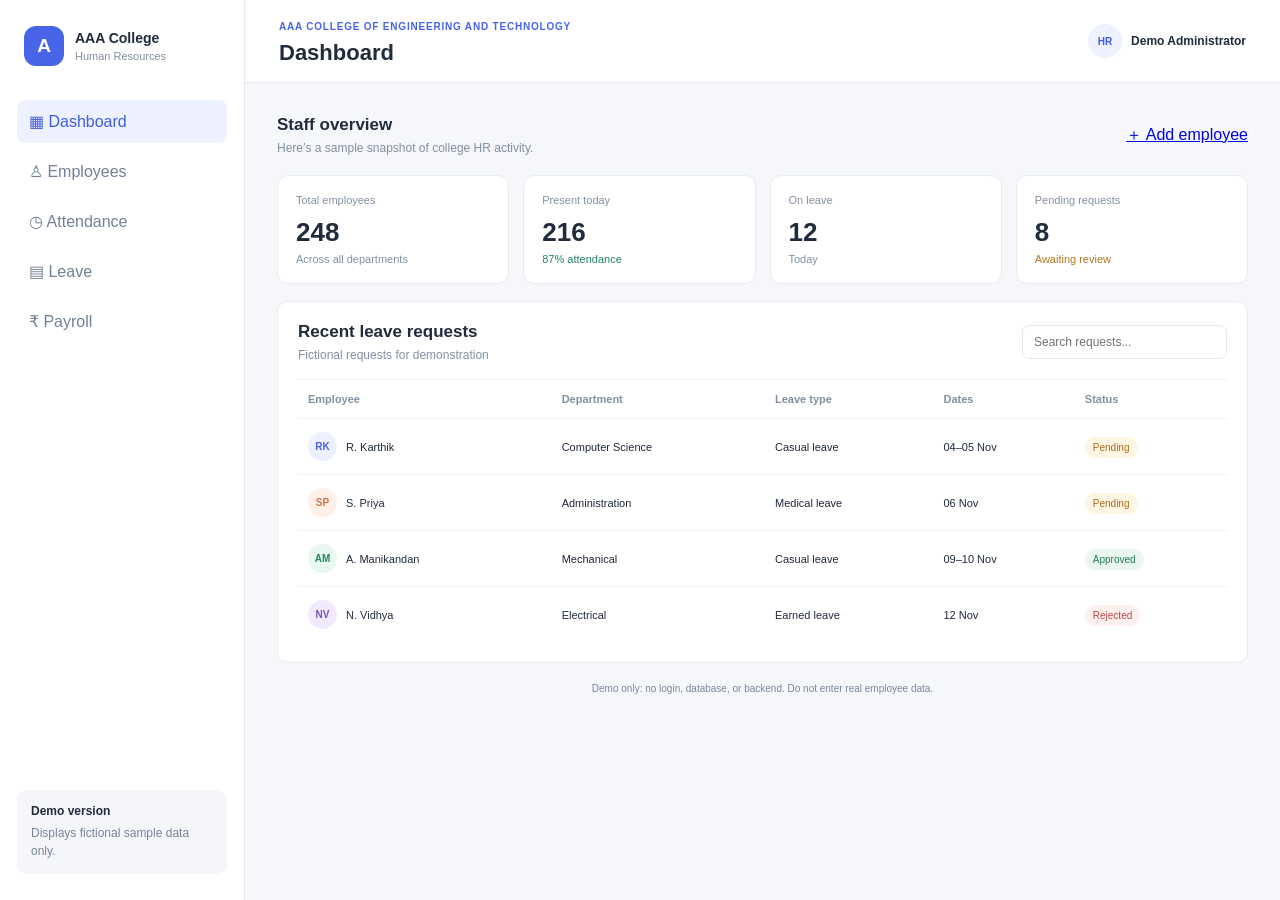
<file: index.html>
<!doctype html>
<html lang="en">
  <head>
    <meta charset="UTF-8" />
    <meta name="viewport" content="width=device-width, initial-scale=1" />
    <title>HR Dashboard | AAA College</title>
    <link rel="stylesheet" href="style.css" />
    <script src="app.js" defer></script>
  </head>
  <body>
    <div class="app">
      <aside class="sidebar">
        <div class="brand">
          <span class="brand-mark">A</span>
          <div>
            <strong>AAA College</strong>
            <small>Human Resources</small>
          </div>
        </div>

        <nav class="navigation">
          <button class="nav-link active" data-page="Dashboard">▦ Dashboard</button>
          <button class="nav-link" data-page="Employees">♙ Employees</button>
          <button class="nav-link" data-page="Attendance">◷ Attendance</button>
          <button class="nav-link" data-page="Leave">▤ Leave</button>
          <button class="nav-link" data-page="Payroll">₹ Payroll</button>
        </nav>

        <div class="sidebar-note">
          <strong>Demo version</strong>
          <p>Displays fictional sample data only.</p>
        </div>
      </aside>

      <main class="main">
        <header class="topbar">
          <div>
            <span class="topbar-label">AAA COLLEGE OF ENGINEERING AND TECHNOLOGY</span>
            <h1 id="page-title">Dashboard</h1>
          </div>
          <div class="user-chip">
            <span class="avatar">HR</span>
            <span class="user-name">Demo Administrator</span>
          </div>
        </header>

        <section class="content">
          <div class="welcome-row">
            <div>
              <h2>Staff overview</h2>
              <p>Here’s a sample snapshot of college HR activity.</p>
            </div>
            <a class="primary-button" href="employee-form.html">＋ Add employee</a>
          </div>

          <section class="stats">
            <article class="stat-card">
              <span class="stat-title">Total employees</span>
              <strong>248</strong>
              <span class="stat-foot">Across all departments</span>
            </article>
            <article class="stat-card">
              <span class="stat-title">Present today</span>
              <strong>216</strong>
              <span class="stat-foot good">87% attendance</span>
            </article>
            <article class="stat-card">
              <span class="stat-title">On leave</span>
              <strong>12</strong>
              <span class="stat-foot">Today</span>
            </article>
            <article class="stat-card">
              <span class="stat-title">Pending requests</span>
              <strong>8</strong>
              <span class="stat-foot warning">Awaiting review</span>
            </article>
          </section>

          <section class="panel">
            <div class="panel-heading">
              <div>
                <h2>Recent leave requests</h2>
                <p>Fictional requests for demonstration</p>
              </div>
              <label class="search">
                <input id="request-search" type="search" placeholder="Search requests..." />
              </label>
            </div>

            <div class="table-wrap">
              <table>
                <thead>
                  <tr>
                    <th>Employee</th>
                    <th>Department</th>
                    <th>Leave type</th>
                    <th>Dates</th>
                    <th>Status</th>
                  </tr>
                </thead>
                <tbody id="requests-table">
                  <tr>
                    <td><span class="employee"><span class="person-avatar blue">RK</span>R. Karthik</span></td>
                    <td>Computer Science</td>
                    <td>Casual leave</td>
                    <td>04–05 Nov</td>
                    <td><span class="status pending">Pending</span></td>
                  </tr>
                  <tr>
                    <td><span class="employee"><span class="person-avatar peach">SP</span>S. Priya</span></td>
                    <td>Administration</td>
                    <td>Medical leave</td>
                    <td>06 Nov</td>
                    <td><span class="status pending">Pending</span></td>
                  </tr>
                  <tr>
                    <td><span class="employee"><span class="person-avatar green">AM</span>A. Manikandan</span></td>
                    <td>Mechanical</td>
                    <td>Casual leave</td>
                    <td>09–10 Nov</td>
                    <td><span class="status approved">Approved</span></td>
                  </tr>
                  <tr>
                    <td><span class="employee"><span class="person-avatar lilac">NV</span>N. Vidhya</span></td>
                    <td>Electrical</td>
                    <td>Earned leave</td>
                    <td>12 Nov</td>
                    <td><span class="status rejected">Rejected</span></td>
                  </tr>
                </tbody>
              </table>
              <p id="no-results" class="no-results" hidden>No matching requests found.</p>
            </div>
          </section>

          <p class="demo-warning">Demo only: no login, database, or backend. Do not enter real employee data.</p>
        </section>
      </main>
    </div>
  </body>
</html>
</file>
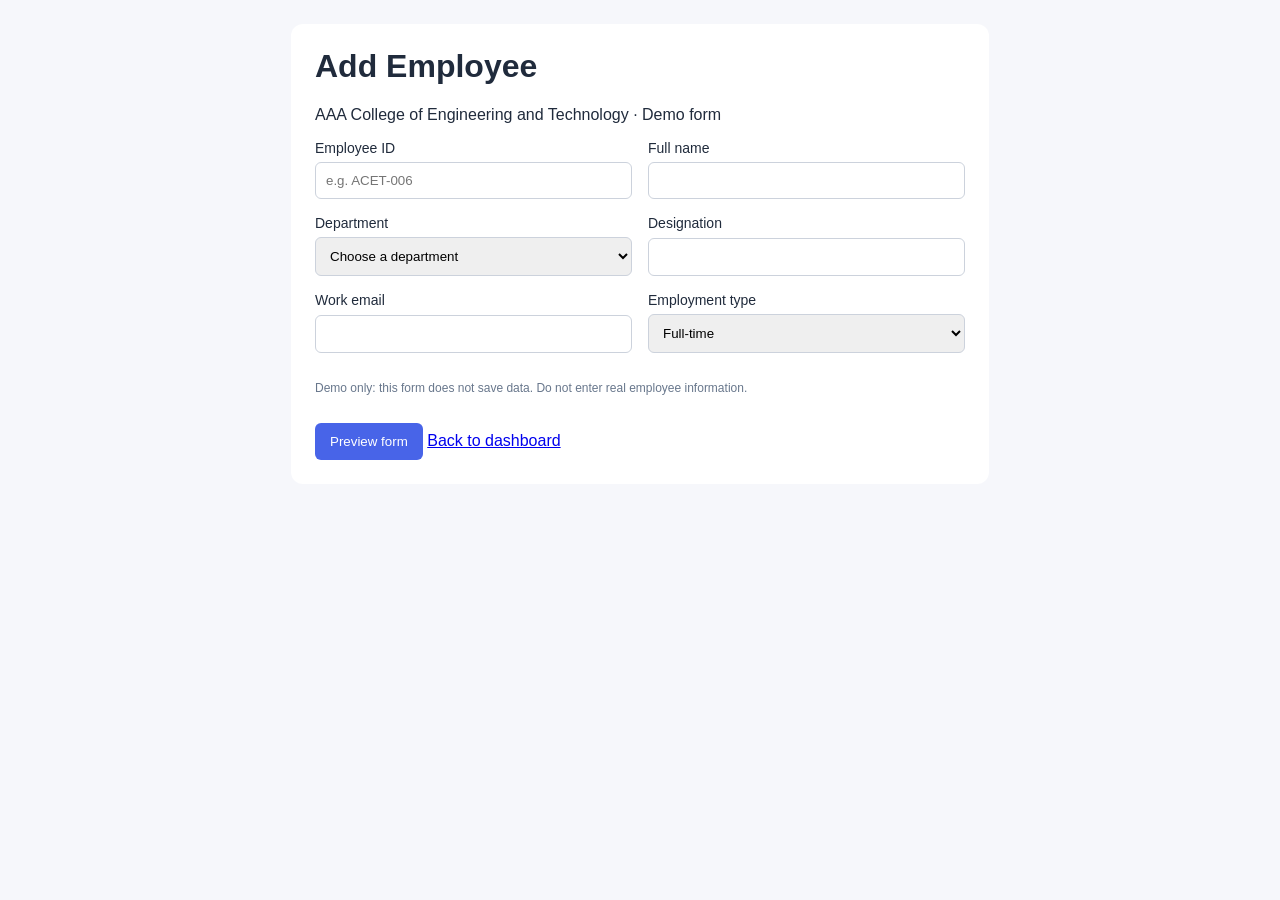
<file: employee-form.html>
<!doctype html>
<html lang="en">
<head>
  <meta charset="utf-8">
  <meta name="viewport" content="width=device-width, initial-scale=1">
  <title>Add Employee | AAA College</title>
  <style>
    body { font: 16px Arial, sans-serif; background: #f6f7fb; color: #202b3c; margin: 0; padding: 24px; }
    main { max-width: 650px; margin: auto; padding: 24px; background: white; border-radius: 12px; }
    h1 { margin-top: 0; }
    form { display: grid; grid-template-columns: 1fr 1fr; gap: 16px; }
    label { display: grid; gap: 6px; font-size: 14px; }
    input, select { box-sizing: border-box; width: 100%; padding: 10px; border: 1px solid #ccd2dc; border-radius: 6px; }
    button { padding: 11px 15px; border: 0; border-radius: 6px; background: #4864e8; color: white; cursor: pointer; }
    .note, .buttons { grid-column: 1 / -1; }
    .note { color: #68778c; font-size: 12px; }
    @media (max-width: 520px) { form { grid-template-columns: 1fr; } .note, .buttons { grid-column: auto; } }
  </style>
</head>
<body>
  <main>
    <h1>Add Employee</h1>
    <p>AAA College of Engineering and Technology · Demo form</p>

    <form id="employee-form">
      <label>Employee ID <input name="employeeId" placeholder="e.g. ACET-006" required></label>
      <label>Full name <input name="name" autocomplete="off" required></label>
      <label>Department
        <select name="department" required>
          <option value="">Choose a department</option>
          <option>Computer Science</option>
          <option>Mechanical</option>
          <option>Electrical</option>
          <option>Civil</option>
          <option>Administration</option>
        </select>
      </label>
      <label>Designation <input name="designation" required></label>
      <label>Work email <input name="email" type="email"></label>
      <label>Employment type
        <select name="employmentType">
          <option>Full-time</option>
          <option>Part-time</option>
          <option>Contract</option>
        </select>
      </label>
      <p class="note">Demo only: this form does not save data. Do not enter real employee information.</p>
      <div class="buttons">
        <button type="submit">Preview form</button>
        <a href="index.html">Back to dashboard</a>
      </div>
    </form>
  </main>

  <script>
    document.querySelector("#employee-form").addEventListener("submit", function (event) {
      event.preventDefault();
      alert("Demo only: no employee record was saved.");
    });
  </script>
</body>
</html>
</file>
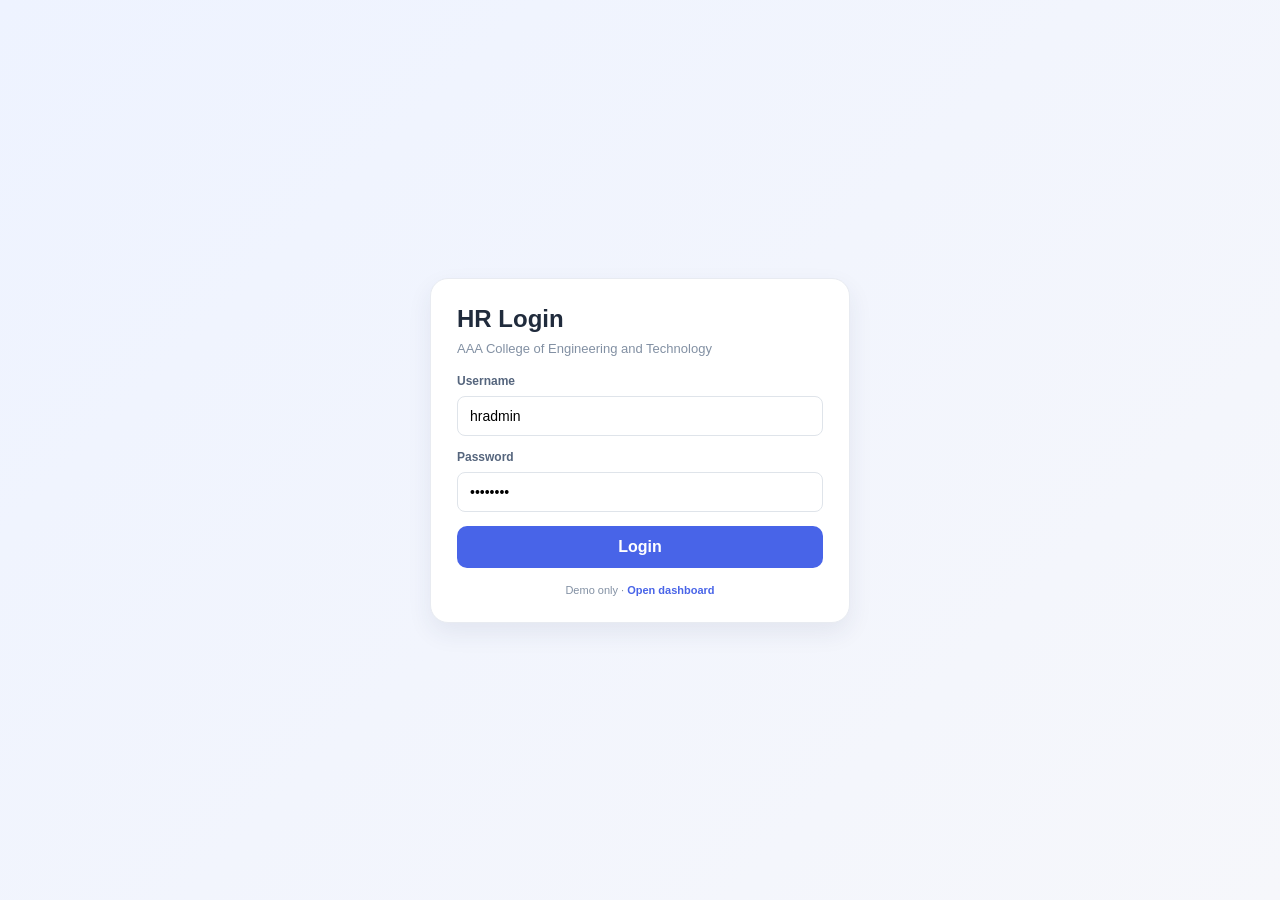
<file: login.html>
<!doctype html>
<html lang="en">
  <head>
    <meta charset="UTF-8" />
    <meta name="viewport" content="width=device-width, initial-scale=1" />
    <title>HR Login | AAA College</title>
    <link rel="stylesheet" href="style.css" />
    <style>
      body {
        margin: 0;
        font-family: Arial, sans-serif;
        background: linear-gradient(135deg, #eef3ff, #f6f7fb);
      }
      .login-wrap {
        min-height: 100vh;
        display: grid;
        place-items: center;
        padding: 20px;
      }
      .login-box {
        width: min(420px, 100%);
        background: #fff;
        border: 1px solid #e8ebf1;
        border-radius: 18px;
        padding: 26px;
        box-shadow: 0 10px 25px rgba(36, 54, 86, 0.08);
      }
      .login-box h1 {
        margin: 0 0 8px;
        font-size: 24px;
      }
      .login-subtitle {
        margin: 0 0 18px;
        color: #8290a3;
        font-size: 13px;
      }
      .field {
        display: grid;
        gap: 8px;
        margin-bottom: 14px;
      }
      .field label {
        font-size: 12px;
        color: #55657d;
        font-weight: 600;
      }
      .field input {
        width: 100%;
        padding: 11px 12px;
        border: 1px solid #dfe4ea;
        border-radius: 8px;
        font-size: 14px;
      }
      .login-btn {
        width: 100%;
        border: 0;
        border-radius: 10px;
        padding: 12px;
        background: #4864e8;
        color: #fff;
        font-weight: 700;
        cursor: pointer;
      }
      .login-btn:hover {
        background: #3b53d2;
      }
      .login-footer {
        margin-top: 16px;
        text-align: center;
        color: #8290a3;
        font-size: 11px;
      }
      .demo-link {
        color: #4864e8;
        text-decoration: none;
        font-weight: 600;
      }
    </style>
  </head>
  <body>
    <div class="login-wrap">
      <div class="login-box">
        <h1>HR Login</h1>
        <p class="login-subtitle">AAA College of Engineering and Technology</p>

        <div class="field">
          <label for="username">Username</label>
          <input id="username" type="text" value="hradmin" />
        </div>

        <div class="field">
          <label for="password">Password</label>
          <input id="password" type="password" value="admin123" />
        </div>

        <button class="login-btn" onclick="window.location.href='index.html'">Login</button>

        <div class="login-footer">
          Demo only · <a class="demo-link" href="index.html">Open dashboard</a>
        </div>
      </div>
    </div>
  </body>
</html>
</file>
<file: style.css>
:root {
  font-family: Arial, Helvetica, sans-serif;
  color: #202b3c;
  background: #f6f7fb;
  font-synthesis: none;
  text-rendering: optimizeLegibility;
}

* {
  box-sizing: border-box;
}

body {
  margin: 0;
  min-width: 320px;
}


button,
input {
  font: inherit;
}

.app {
  min-height: 100vh;
  display: flex;
}

.sidebar {
  width: 245px;
  padding: 26px 17px;
  background: #fff;
  border-right: 1px solid #e8ebf1;
  display: flex;
  flex-direction: column;
}

.brand {
  display: flex;
  align-items: center;
  gap: 11px;
  padding: 0 7px 34px;
  color: inherit;
  text-decoration: none;
}

.brand-mark {
  width: 40px;
  height: 40px;
  display: grid;
  place-items: center;
  border-radius: 12px;
  color: #fff;
  background: #4864e8;
  font-weight: 700;
  font-size: 19px;
}

.brand strong,
.brand small {
  display: block;
}

.brand strong {
  font-size: 14px;
}

.brand small {
  margin-top: 4px;
  color: #8290a3;
  font-size: 11px;
}

.navigation {
  display: grid;
  gap: 7px;
}

.nav-link {
  padding: 12px;
  border: 0;
  border-radius: 8px;
  background: transparent;
  color: #718096;
  text-align: left;
  cursor: pointer;
}

.nav-link span {
  margin-left: 9px;
}

.nav-link:hover,
.nav-link.active {
  color: #405de0;
  background: #eef1ff;
}

.sidebar-note {
  margin-top: auto;
  padding: 14px;
  border-radius: 10px;
  background: #f5f6fa;
  font-size: 12px;
}

.sidebar-note p {
  margin: 6px 0 0;
  color: #778499;
  line-height: 1.5;
}

.main {
  flex: 1;
  min-width: 0;
}

.topbar {
  min-height: 78px;
  padding: 16px 34px;
  display: flex;
  align-items: center;
  justify-content: space-between;
  gap: 20px;
  background: #fff;
  border-bottom: 1px solid #e8ebf1;
}

.topbar-label {
  color: #4864e8;
  font-size: 10px;
  font-weight: 700;
  letter-spacing: 0.8px;
}

h1 {
  margin: 6px 0 0;
  font-size: 22px;
}

.user-chip,
.employee {
  display: flex;
  align-items: center;
  gap: 9px;
}

.user-name {
  font-size: 12px;
  font-weight: 600;
}

.avatar,
.person-avatar {
  display: grid;
  place-items: center;
  border-radius: 50%;
  font-size: 10px;
  font-weight: 700;
}

.avatar {
  width: 34px;
  height: 34px;
  color: #405de0;
  background: #eef1ff;
}

.content {
  max-width: 1180px;
  margin: 0 auto;
  padding: 32px;
}

.welcome-row,
.panel-heading {
  display: flex;
  align-items: center;
  justify-content: space-between;
  gap: 16px;
}

.welcome-row {
  margin-bottom: 20px;
}

h2 {
  margin: 0;
  font-size: 17px;
}

.welcome-row p,
.panel-heading p {
  margin: 6px 0 0;
  color: #8290a3;
  font-size: 12px;
}

.date-pill {
  padding: 8px 11px;
  border-radius: 20px;
  color: #59677b;
  background: #fff;
  font-size: 11px;
}

.stats {
  display: grid;
  grid-template-columns: repeat(4, minmax(0, 1fr));
  gap: 14px;
}

.stat-card,
.panel {
  border: 1px solid #e8ebf1;
  border-radius: 11px;
  background: #fff;
}

.stat-card {
  padding: 18px;
}

.stat-title,
.stat-foot {
  display: block;
  color: #8290a3;
  font-size: 11px;
}

.stat-card strong {
  display: block;
  margin: 11px 0 5px;
  font-size: 26px;
}

.stat-foot.good {
  color: #25845f;
}

.stat-foot.warning {
  color: #b47722;
}

.panel {
  margin-top: 17px;
  padding: 20px;
}

.panel-heading {
  margin-bottom: 17px;
}

.search input {
  width: 205px;
  padding: 9px 11px;
  border: 1px solid #e3e7ed;
  border-radius: 7px;
  outline-color: #4864e8;
  font-size: 12px;
}

.table-wrap {
  overflow-x: auto;
}

table {
  width: 100%;
  border-collapse: collapse;
  text-align: left;
  white-space: nowrap;
}

th,
td {
  padding: 13px 10px;
  border-top: 1px solid #eff1f4;
  font-size: 11px;
}

th {
  color: #8290a3;
  font-weight: 600;
}

.person-avatar {
  width: 29px;
  height: 29px;
}

.blue { color: #4963de; background: #edf1ff; }
.peach { color: #d27445; background: #fff0e8; }
.green { color: #29865b; background: #e8f7ef; }
.lilac { color: #7956b2; background: #f1eaff; }

.status {
  padding: 5px 8px;
  border-radius: 20px;
  font-size: 10px;
}

.pending { color: #a56e1d; background: #fff5e3; }
.approved { color: #237b58; background: #e9f7ef; }
.rejected { color: #b34747; background: #fff0f0; }

.no-results {
  padding: 18px 10px 0;
  color: #8290a3;
  font-size: 12px;
}

.demo-warning {
  margin: 18px 0 0;
  color: #78869a;
  font-size: 10px;
  line-height: 1.6;
  text-align: center;
}

.visually-hidden {
  position: absolute;
  width: 1px;
  height: 1px;
  overflow: hidden;
  clip: rect(0, 0, 0, 0);
  white-space: nowrap;
}

@media (max-width: 850px) {
  .sidebar {
    width: 200px;
  }

  .content {
    padding: 24px;
  }

  .stats {
    grid-template-columns: repeat(2, minmax(0, 1fr));
  }
}

@media (max-width: 600px) {
  .sidebar {
    width: 62px;
    padding: 18px 8px;
  }

  .brand {
    justify-content: center;
    padding: 0 0 25px;
  }

  .brand > span:last-child,
  .nav-link span,
  .sidebar-note {
    display: none;
  }

  .nav-link {
    width: 46px;
    text-align: center;
  }

  .nav-link span {
    margin: 0;
  }

  .topbar {
    padding: 14px 16px;
  }

  .topbar-label {
    font-size: 8px;
  }

  .user-name {
    display: none;
  }

  .content {
    padding: 20px 14px;
  }

  .welcome-row {
    align-items: flex-start;
    flex-direction: column;
  }

  .stats {
    gap: 9px;
  }

  .stat-card {
    padding: 13px;
  }

  .stat-card strong {
    font-size: 22px;
  }

  .panel {
    padding: 15px 12px;
  }

  .panel-heading {
    align-items: flex-start;
    flex-direction: column;
  }

  .search,
  .search input {
    width: 100%;
  }
}
.placeholder-panel {
  min-height: 150px;
}

.placeholder-panel p {
  margin: 10px 0 0;
  color: #8290a3;
  font-size: 12px;
  line-height: 1.6;
}

tr[hidden] {
  display: none;
}
.payroll-summary {
  display: grid;
  grid-template-columns: repeat(3, minmax(0, 1fr));
  gap: 14px;
  margin-top: 20px;
}

.pay-summary-card {
  padding: 20px;
  background: #fff;
  border: 1px solid #e8ebf1;
  border-radius: 12px;
}

.pay-summary-card span,
.pay-summary-card small {
  display: block;
  color: #8290a3;
  font-size: 11px;
}

.pay-summary-card strong {
  display: block;
  margin: 10px 0 5px;
  font-size: 24px;
}

.action-button {
  margin: 2px;
  padding: 6px 8px;
  border: 0;
  border-radius: 6px;
  font-size: 10px;
  cursor: pointer;
}

.approve-button {
  color: #237b58;
  background: #e9f7ef;
}

.reject-button {
  color: #b34747;
  background: #fff0f0;
}

@media (max-width: 700px) {
  .payroll-summary {
    grid-template-columns: 1fr;
  }
}
</file>
